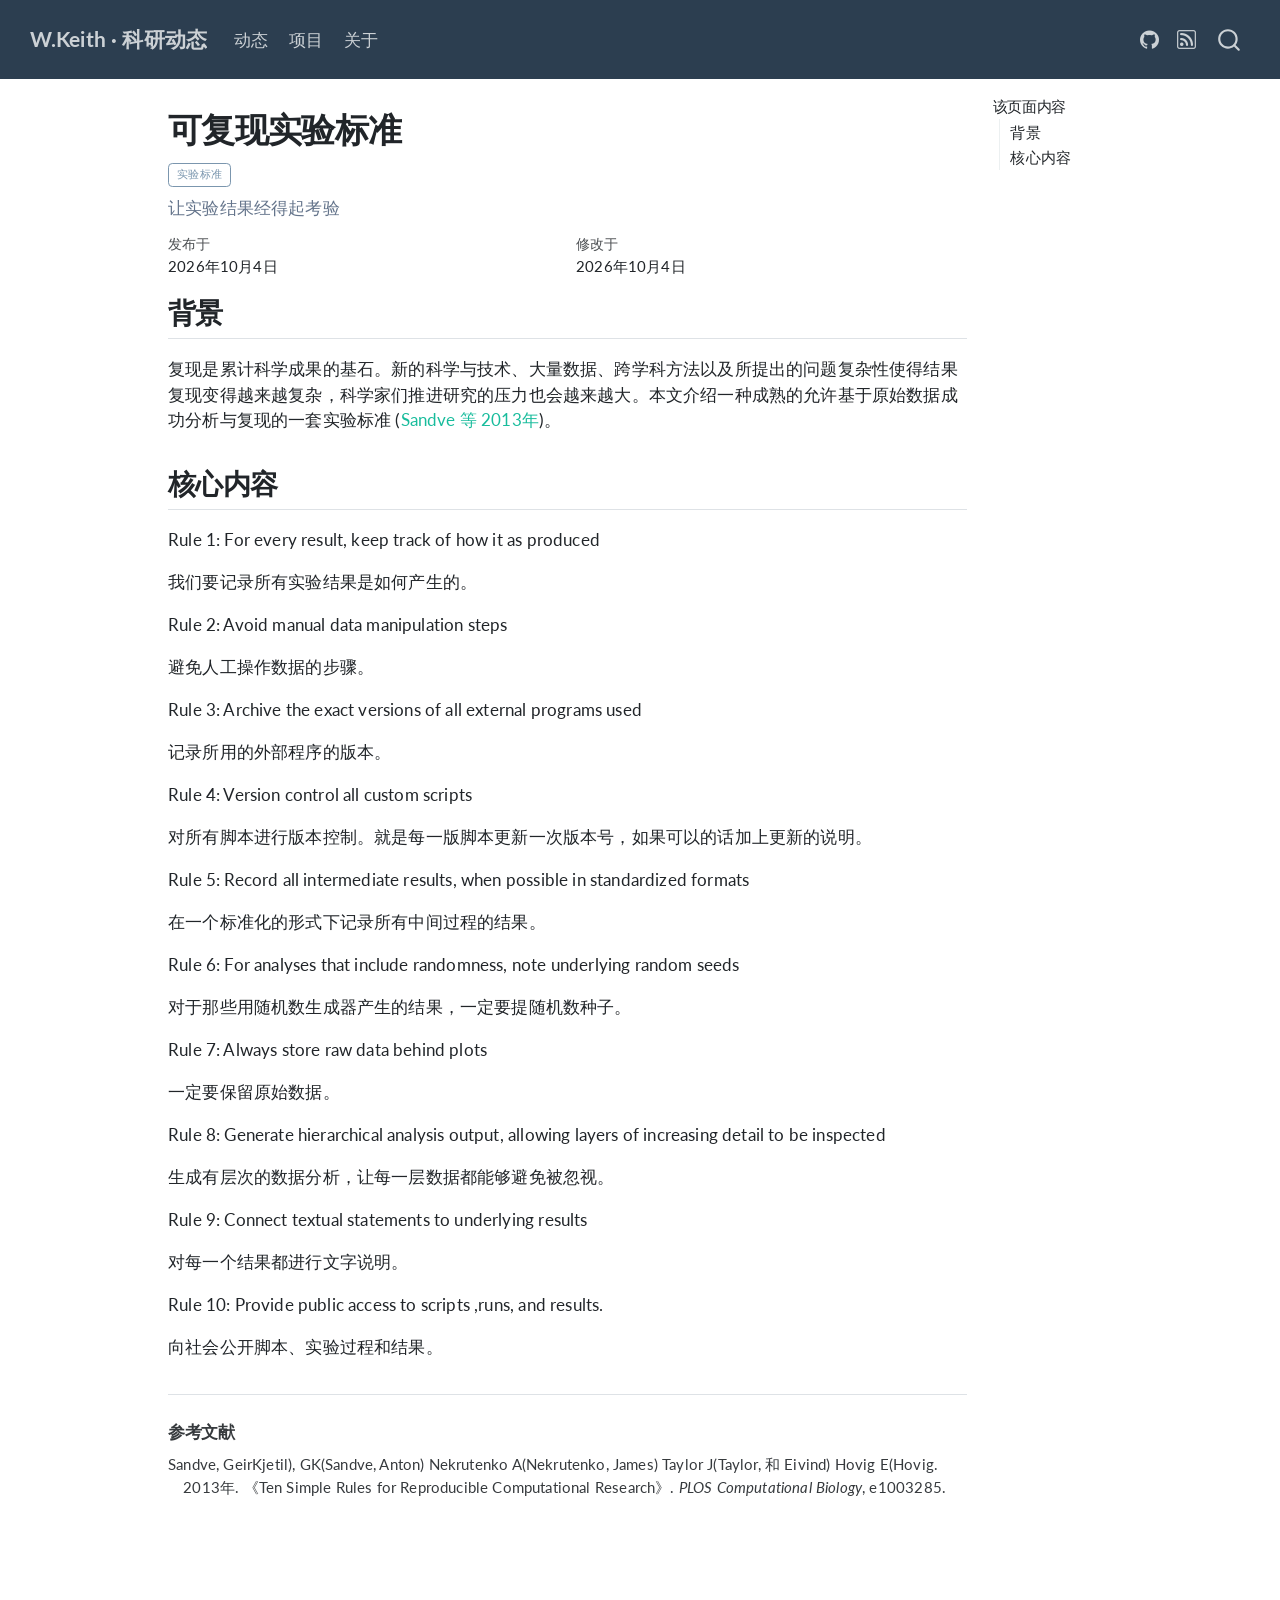
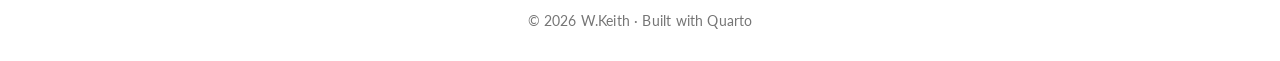
<file: posts/2026-10-04-exp/index.html>
<!DOCTYPE html>
<html xmlns="http://www.w3.org/1999/xhtml" lang="zh-CN" xml:lang="zh-CN"><head>

<meta charset="utf-8">
<meta name="generator" content="quarto-1.10.18">

<meta name="viewport" content="width=device-width, initial-scale=1.0, user-scalable=yes">

<meta name="description" content="让实验结果经得起考验">

<title>可复现实验标准 – W.Keith · 科研动态</title>
<style>
/* Default styles provided by pandoc.
** See https://pandoc.org/MANUAL.html#variables-for-html for config info.
*/
span.smallcaps{font-variant: small-caps;}
div.columns{display: flex; gap: 1.5em;}
div.column{flex: auto;}
@media screen {
div.columns{gap: min(4vw, 1.5em);}
div.column{overflow-x: auto;}
}
div.hanging-indent{margin-left: 1.5em; text-indent: -1.5em;}
ul.task-list{list-style: none;}
ul.task-list li input[type="checkbox"] {
  width: 0.8em;
  margin: 0 0.8em 0.2em -1em; /* quarto-specific, see https://github.com/quarto-dev/quarto-cli/issues/4556 */ 
  vertical-align: middle;
}
/* CSS for citations */
div.csl-bib-body { }
div.csl-entry {
  clear: both;
}
.hanging-indent div.csl-entry {
  margin-left:2em;
  text-indent:-2em;
}
div.csl-left-margin {
  min-width:2em;
  float:left;
}
div.csl-right-inline {
  margin-left:2em;
  padding-left:1em;
}
div.csl-indent {
  margin-left: 2em;
}</style>


<script src="../../site_libs/quarto-nav/quarto-nav.js"></script>
<script src="../../site_libs/quarto-nav/headroom.min.js"></script>
<script src="../../site_libs/clipboard/clipboard.min.js"></script>
<script src="../../site_libs/quarto-search/autocomplete.umd.js"></script>
<script src="../../site_libs/quarto-search/fuse.min.js"></script>
<script src="../../site_libs/quarto-search/quarto-search.js"></script>
<meta name="quarto:offset" content="../../">
<link href="../../assets/favicon.svg" rel="icon" type="image/svg+xml">
<script src="../../site_libs/quarto-html/quarto.js" type="module"></script>
<script src="../../site_libs/quarto-html/tabsets/tabsets.js" type="module"></script>
<script src="../../site_libs/quarto-html/popper.min.js"></script>
<script src="../../site_libs/quarto-html/tippy.umd.min.js"></script>
<script src="../../site_libs/quarto-html/anchor.min.js"></script>
<link href="../../site_libs/quarto-html/tippy.css" rel="stylesheet">
<link href="../../site_libs/quarto-html/quarto-syntax-highlighting-bb62276ab45c84d9efd712f51ff97b5a.css" rel="stylesheet" id="quarto-text-highlighting-styles">
<script src="../../site_libs/bootstrap/bootstrap.min.js"></script>
<link href="../../site_libs/bootstrap/bootstrap-icons.css" rel="stylesheet">
<link href="../../site_libs/bootstrap/bootstrap-d6fda100fe18d474d5dd5e176a9ee7d1.min.css" rel="stylesheet" append-hash="true" id="quarto-bootstrap" data-mode="light">
<script id="quarto-search-options" type="application/json">{
  "location": "navbar",
  "copy-button": false,
  "collapse-after": 3,
  "panel-placement": "end",
  "type": "overlay",
  "limit": 50,
  "keyboard-shortcut": [
    "f",
    "/",
    "s"
  ],
  "language": {
    "search-no-results-text": "没有结果",
    "search-matching-documents-text": "匹配的文档",
    "search-copy-link-title": "复制搜索链接",
    "search-hide-matches-text": "隐藏其它匹配结果",
    "search-more-match-text": "更多匹配结果",
    "search-more-matches-text": "更多匹配结果",
    "search-clear-button-title": "清除",
    "search-text-placeholder": "",
    "search-detached-cancel-button-title": "取消",
    "search-submit-button-title": "提交",
    "search-label": "搜索"
  }
}</script>


<link rel="stylesheet" href="../../styles.css">
<meta property="og:title" content="可复现实验标准 – W.Keith · 科研动态">
<meta property="og:description" content="让实验结果经得起考验">
<meta property="og:site_name" content="W.Keith · 科研动态">
</head>

<body class="nav-fixed quarto-light">

<div id="quarto-search-results"></div>
  <header id="quarto-header" class="headroom fixed-top">
    <nav class="navbar navbar-expand-lg " data-bs-theme="dark">
      <div class="navbar-container container-fluid">
      <div class="navbar-brand-container mx-auto">
    <a class="navbar-brand" href="../../index.html">
    <span class="navbar-title">W.Keith · 科研动态</span>
    </a>
  </div>
            <div id="quarto-search" class="" title="搜索"></div>
          <button class="navbar-toggler" type="button" data-bs-toggle="collapse" data-bs-target="#navbarCollapse" aria-controls="navbarCollapse" role="menu" aria-expanded="false" aria-label="展开或折叠导航栏" onclick="if (window.quartoToggleHeadroom) { window.quartoToggleHeadroom(); }">
  <span class="navbar-toggler-icon"></span>
</button>
          <div class="collapse navbar-collapse" id="navbarCollapse">
            <ul class="navbar-nav navbar-nav-scroll me-auto">
  <li class="nav-item">
    <a class="nav-link" href="../../index.html"> 
<span class="menu-text">动态</span></a>
  </li>  
  <li class="nav-item">
    <a class="nav-link" href="../../projects.html"> 
<span class="menu-text">项目</span></a>
  </li>  
  <li class="nav-item">
    <a class="nav-link" href="../../about.html"> 
<span class="menu-text">关于</span></a>
  </li>  
</ul>
            <ul class="navbar-nav navbar-nav-scroll ms-auto">
  <li class="nav-item compact">
    <a class="nav-link" href="https://github.com/Valik601"> <i class="bi bi-github" role="img" aria-label="GitHub">
</i> 
<span class="menu-text"></span></a>
  </li>  
  <li class="nav-item compact">
    <a class="nav-link" href="../../index.xml"> <i class="bi bi-rss" role="img" aria-label="RSS">
</i> 
<span class="menu-text"></span></a>
  </li>  
</ul>
          </div> <!-- /navcollapse -->
            <div class="quarto-navbar-tools">
</div>
      </div> <!-- /container-fluid -->
    </nav>
</header>
<!-- content -->
<div id="quarto-content" class="quarto-container page-columns page-rows-contents page-layout-article page-navbar">
<!-- sidebar -->
<!-- margin-sidebar -->
    <div id="quarto-margin-sidebar" class="sidebar margin-sidebar">
        <nav id="TOC" role="doc-toc" class="toc-active">
    <h2 id="toc-title">该页面内容</h2>
   
  <ul>
  <li><a href="#背景" id="toc-背景" class="nav-link active" data-scroll-target="#背景">背景</a></li>
  <li><a href="#核心内容" id="toc-核心内容" class="nav-link" data-scroll-target="#核心内容">核心内容</a></li>
  <li><a href="#section" id="toc-section" class="nav-link" data-scroll-target="#section"></a></li>
  </ul>
</nav>
    </div>
<!-- main -->
<main class="content" id="quarto-document-content">

<header id="title-block-header" class="quarto-title-block default">
<div class="quarto-title">
<h1 class="title">可复现实验标准</h1>
  <div class="quarto-categories">
    <div class="quarto-category">实验标准</div>
  </div>
  </div>

<div>
  <div class="description">
    让实验结果经得起考验
  </div>
</div>


<div class="quarto-title-meta">

    
    <div>
    <div class="quarto-title-meta-heading">发布于</div>
    <div class="quarto-title-meta-contents">
      <p class="date">2026年10月4日</p>
    </div>
  </div>
  
    <div>
    <div class="quarto-title-meta-heading">修改于</div>
    <div class="quarto-title-meta-contents">
      <p class="date-modified">2026年10月4日</p>
    </div>
  </div>
    
  </div>
  


</header>


<section id="背景" class="level2">
<h2 class="anchored" data-anchor-id="背景">背景</h2>
<p>复现是累计科学成果的基石。新的科学与技术、大量数据、跨学科方法以及所提出的问题复杂性使得结果复现变得越来越复杂，科学家们推进研究的压力也会越来越大。本文介绍一种成熟的允许基于原始数据成功分析与复现的一套实验标准 <span class="citation" data-cites="Sandve">(<a href="#ref-Sandve" role="doc-biblioref">Sandve 等 2013年</a>)</span>。</p>
</section>
<section id="核心内容" class="level2">
<h2 class="anchored" data-anchor-id="核心内容">核心内容</h2>
<p>Rule 1: For every result, keep track of how it as produced</p>
<p>我们要记录所有实验结果是如何产生的。</p>
<p>Rule 2: Avoid manual data manipulation steps</p>
<p>避免人工操作数据的步骤。</p>
<p>Rule 3: Archive the exact versions of all external programs used</p>
<p>记录所用的外部程序的版本。</p>
<p>Rule 4: Version control all custom scripts</p>
<p>对所有脚本进行版本控制。就是每一版脚本更新一次版本号，如果可以的话加上更新的说明。</p>
<p>Rule 5: Record all intermediate results, when possible in standardized formats</p>
<p>在一个标准化的形式下记录所有中间过程的结果。</p>
<p>Rule 6: For analyses that include randomness, note underlying random seeds</p>
<p>对于那些用随机数生成器产生的结果，一定要提随机数种子。</p>
<p>Rule 7: Always store raw data behind plots</p>
<p>一定要保留原始数据。</p>
<p>Rule 8: Generate hierarchical analysis output, allowing layers of increasing detail to be inspected</p>
<p>生成有层次的数据分析，让每一层数据都能够避免被忽视。</p>
<p>Rule 9: Connect textual statements to underlying results</p>
<p>对每一个结果都进行文字说明。</p>
<p>Rule 10: Provide public access to scripts ,runs, and results.</p>
<p>向社会公开脚本、实验过程和结果。</p>
</section>
<section id="section" class="level2">




</section>

<div id="quarto-appendix" class="default"><section class="quarto-appendix-contents" role="doc-bibliography" id="quarto-bibliography"><h2 class="anchored quarto-appendix-heading">参考文献</h2><div id="refs" class="references csl-bib-body hanging-indent" role="list">
<div id="ref-Sandve" class="csl-entry" role="listitem">
Sandve, GeirKjetil), GK(Sandve, Anton) Nekrutenko A(Nekrutenko, James) Taylor J(Taylor, 和 Eivind) Hovig E(Hovig. 2013年. <span>《Ten Simple Rules for Reproducible Computational Research》</span>. <em>PLOS Computational Biology</em>, e1003285.
</div>
</div></section></div></main> <!-- /main -->
<script id="quarto-html-after-body" type="application/javascript">
  window.document.addEventListener("DOMContentLoaded", function (event) {
    const icon = "";
    const anchorJS = new window.AnchorJS();
    anchorJS.options = {
      placement: 'right',
      icon: icon
    };
    anchorJS.add('.anchored');
    const isCodeAnnotation = (el) => {
      for (const clz of el.classList) {
        if (clz.startsWith('code-annotation-')) {                     
          return true;
        }
      }
      return false;
    }
    const onCopySuccess = function(e) {
      // button target
      const button = e.trigger;
      // don't keep focus
      button.blur();
      // flash "checked"
      button.classList.add('code-copy-button-checked');
      var currentTitle = button.getAttribute("title");
      button.setAttribute("title", "已复制");
      let tooltip;
      if (window.bootstrap) {
        button.setAttribute("data-bs-toggle", "tooltip");
        button.setAttribute("data-bs-placement", "left");
        button.setAttribute("data-bs-title", "已复制");
        tooltip = new bootstrap.Tooltip(button, 
          { trigger: "manual", 
            customClass: "code-copy-button-tooltip",
            offset: [0, -8]});
        tooltip.show();    
      }
      setTimeout(function() {
        if (tooltip) {
          tooltip.hide();
          button.removeAttribute("data-bs-title");
          button.removeAttribute("data-bs-toggle");
          button.removeAttribute("data-bs-placement");
        }
        button.setAttribute("title", currentTitle);
        button.classList.remove('code-copy-button-checked');
      }, 1000);
      // clear code selection
      e.clearSelection();
    }
    const getTextToCopy = function(trigger) {
      const outerScaffold = trigger.parentElement.cloneNode(true);
      const codeEl = outerScaffold.querySelector('code');
      for (const childEl of codeEl.children) {
        if (isCodeAnnotation(childEl)) {
          childEl.remove();
        }
      }
      return codeEl.innerText;
    }
    const clipboard = new window.ClipboardJS('.code-copy-button:not([data-in-quarto-modal])', {
      text: getTextToCopy
    });
    clipboard.on('success', onCopySuccess);
    if (window.document.getElementById('quarto-embedded-source-code-modal')) {
      const clipboardModal = new window.ClipboardJS('.code-copy-button[data-in-quarto-modal]', {
        text: getTextToCopy,
        container: window.document.getElementById('quarto-embedded-source-code-modal')
      });
      clipboardModal.on('success', onCopySuccess);
    }
      var localhostRegex = new RegExp(/^(?:http|https):\/\/localhost\:?[0-9]*\//);
      var mailtoRegex = new RegExp(/^mailto:/);
        var filterRegex = new RegExp("https:\/\/valik601\.github\.io");
      var isInternal = (href) => {
          return filterRegex.test(href) || localhostRegex.test(href) || mailtoRegex.test(href);
      }
      // Inspect non-navigation links and adorn them if external
     var links = window.document.querySelectorAll('a[href]:not(.nav-link):not(.navbar-brand):not(.toc-action):not(.sidebar-link):not(.sidebar-item-toggle):not(.pagination-link):not(.no-external):not([aria-hidden]):not(.dropdown-item):not(.quarto-navigation-tool):not(.about-link)');
      for (var i=0; i<links.length; i++) {
        const link = links[i];
        if (!isInternal(link.href)) {
          // undo the damage that might have been done by quarto-nav.js in the case of
          // links that we want to consider external
          if (link.dataset.originalHref !== undefined) {
            link.href = link.dataset.originalHref;
          }
        }
      }
    function tippyHover(el, contentFn, onTriggerFn, onUntriggerFn) {
      const config = {
        allowHTML: true,
        maxWidth: 500,
        delay: 100,
        arrow: false,
        appendTo: function(el) {
            return el.parentElement;
        },
        interactive: true,
        interactiveBorder: 10,
        theme: 'quarto',
        placement: 'bottom-start',
      };
      if (contentFn) {
        config.content = contentFn;
      }
      if (onTriggerFn) {
        config.onTrigger = onTriggerFn;
      }
      if (onUntriggerFn) {
        config.onUntrigger = onUntriggerFn;
      }
      window.tippy(el, config); 
    }
    const noterefs = window.document.querySelectorAll('a[role="doc-noteref"]');
    for (var i=0; i<noterefs.length; i++) {
      const ref = noterefs[i];
      tippyHover(ref, function() {
        // use id or data attribute instead here
        let href = ref.getAttribute('data-footnote-href') || ref.getAttribute('href');
        try { href = new URL(href).hash; } catch {}
        const id = href.replace(/^#\/?/, "");
        const note = window.document.getElementById(id);
        if (note) {
          return note.innerHTML;
        } else {
          return "";
        }
      });
    }
    const xrefs = window.document.querySelectorAll('a.quarto-xref');
    const processXRef = (id, note) => {
      // Strip column container classes
      const stripColumnClz = (el) => {
        el.classList.remove("page-full", "page-columns");
        if (el.children) {
          for (const child of el.children) {
            stripColumnClz(child);
          }
        }
      }
      stripColumnClz(note)
      if (id === null || id.startsWith('sec-')) {
        // Special case sections, only their first couple elements
        const container = document.createElement("div");
        if (note.children && note.children.length > 2) {
          container.appendChild(note.children[0].cloneNode(true));
          for (let i = 1; i < note.children.length; i++) {
            const child = note.children[i];
            if (child.tagName === "P" && child.innerText === "") {
              continue;
            } else {
              container.appendChild(child.cloneNode(true));
              break;
            }
          }
          if (window.Quarto?.typesetMath) {
            window.Quarto.typesetMath(container);
          }
          return container.innerHTML
        } else {
          if (window.Quarto?.typesetMath) {
            window.Quarto.typesetMath(note);
          }
          return note.innerHTML;
        }
      } else {
        // Remove any anchor links if they are present
        const anchorLink = note.querySelector('a.anchorjs-link');
        if (anchorLink) {
          anchorLink.remove();
        }
        if (window.Quarto?.typesetMath) {
          window.Quarto.typesetMath(note);
        }
        if (note.classList.contains("callout")) {
          return note.outerHTML;
        } else {
          return note.innerHTML;
        }
      }
    }
    for (var i=0; i<xrefs.length; i++) {
      const xref = xrefs[i];
      tippyHover(xref, undefined, function(instance) {
        instance.disable();
        let url = xref.getAttribute('href');
        let hash = undefined; 
        if (url.startsWith('#')) {
          hash = url;
        } else {
          try { hash = new URL(url).hash; } catch {}
        }
        if (hash) {
          const id = hash.replace(/^#\/?/, "");
          const note = window.document.getElementById(id);
          if (note !== null) {
            try {
              const html = processXRef(id, note.cloneNode(true));
              instance.setContent(html);
            } finally {
              instance.enable();
              instance.show();
            }
          } else {
            // See if we can fetch this
            fetch(url.split('#')[0])
            .then(res => res.text())
            .then(html => {
              const parser = new DOMParser();
              const htmlDoc = parser.parseFromString(html, "text/html");
              const note = htmlDoc.getElementById(id);
              if (note !== null) {
                const html = processXRef(id, note);
                instance.setContent(html);
              } 
            }).finally(() => {
              instance.enable();
              instance.show();
            });
          }
        } else {
          // See if we can fetch a full url (with no hash to target)
          // This is a special case and we should probably do some content thinning / targeting
          fetch(url)
          .then(res => res.text())
          .then(html => {
            const parser = new DOMParser();
            const htmlDoc = parser.parseFromString(html, "text/html");
            const note = htmlDoc.querySelector('main.content');
            if (note !== null) {
              // This should only happen for chapter cross references
              // (since there is no id in the URL)
              // remove the first header
              if (note.children.length > 0 && note.children[0].tagName === "HEADER") {
                note.children[0].remove();
              }
              const html = processXRef(null, note);
              instance.setContent(html);
            } 
          }).finally(() => {
            instance.enable();
            instance.show();
          });
        }
      }, function(instance) {
      });
    }
        let selectedAnnoteEl;
        const selectorForAnnotation = ( cell, annotation) => {
          let cellAttr = 'data-code-cell="' + cell + '"';
          let lineAttr = 'data-code-annotation="' +  annotation + '"';
          const selector = 'span[' + cellAttr + '][' + lineAttr + ']';
          return selector;
        }
        const selectCodeLines = (annoteEl) => {
          const doc = window.document;
          const targetCell = annoteEl.getAttribute("data-target-cell");
          const targetAnnotation = annoteEl.getAttribute("data-target-annotation");
          const annoteSpan = window.document.querySelector(selectorForAnnotation(targetCell, targetAnnotation));
          const lines = annoteSpan.getAttribute("data-code-lines").split(",");
          const lineIds = lines.map((line) => {
            return targetCell + "-" + line;
          })
          let top = null;
          let height = null;
          let parent = null;
          if (lineIds.length > 0) {
              //compute the position of the single el (top and bottom and make a div)
              const el = window.document.getElementById(lineIds[0]);
              top = el.offsetTop;
              height = el.offsetHeight;
              parent = el.parentElement.parentElement;
            if (lineIds.length > 1) {
              const lastEl = window.document.getElementById(lineIds[lineIds.length - 1]);
              const bottom = lastEl.offsetTop + lastEl.offsetHeight;
              height = bottom - top;
            }
            if (top !== null && height !== null && parent !== null) {
              // cook up a div (if necessary) and position it 
              let div = window.document.getElementById("code-annotation-line-highlight");
              if (div === null) {
                div = window.document.createElement("div");
                div.setAttribute("id", "code-annotation-line-highlight");
                div.style.position = 'absolute';
                parent.appendChild(div);
              }
              div.style.top = top - 2 + "px";
              div.style.height = height + 4 + "px";
              div.style.left = 0;
              let gutterDiv = window.document.getElementById("code-annotation-line-highlight-gutter");
              if (gutterDiv === null) {
                gutterDiv = window.document.createElement("div");
                gutterDiv.setAttribute("id", "code-annotation-line-highlight-gutter");
                gutterDiv.style.position = 'absolute';
                const codeCell = window.document.getElementById(targetCell);
                const gutter = codeCell.querySelector('.code-annotation-gutter');
                gutter.appendChild(gutterDiv);
              }
              gutterDiv.style.top = top - 2 + "px";
              gutterDiv.style.height = height + 4 + "px";
            }
            selectedAnnoteEl = annoteEl;
          }
        };
        const unselectCodeLines = () => {
          const elementsIds = ["code-annotation-line-highlight", "code-annotation-line-highlight-gutter"];
          elementsIds.forEach((elId) => {
            const div = window.document.getElementById(elId);
            if (div) {
              div.remove();
            }
          });
          selectedAnnoteEl = undefined;
        };
          // Handle positioning of the toggle
      window.addEventListener(
        "resize",
        throttle(() => {
          elRect = undefined;
          if (selectedAnnoteEl) {
            selectCodeLines(selectedAnnoteEl);
          }
        }, 10)
      );
      function throttle(fn, ms) {
      let throttle = false;
      let timer;
        return (...args) => {
          if(!throttle) { // first call gets through
              fn.apply(this, args);
              throttle = true;
          } else { // all the others get throttled
              if(timer) clearTimeout(timer); // cancel #2
              timer = setTimeout(() => {
                fn.apply(this, args);
                timer = throttle = false;
              }, ms);
          }
        };
      }
        // Attach click handler to the DT
        const annoteDls = window.document.querySelectorAll('dt[data-target-cell]');
        for (const annoteDlNode of annoteDls) {
          annoteDlNode.addEventListener('click', (event) => {
            const clickedEl = event.target;
            if (clickedEl !== selectedAnnoteEl) {
              unselectCodeLines();
              const activeEl = window.document.querySelector('dt[data-target-cell].code-annotation-active');
              if (activeEl) {
                activeEl.classList.remove('code-annotation-active');
              }
              selectCodeLines(clickedEl);
              clickedEl.classList.add('code-annotation-active');
            } else {
              // Unselect the line
              unselectCodeLines();
              clickedEl.classList.remove('code-annotation-active');
            }
          });
        }
    const findCites = (el) => {
      const parentEl = el.parentElement;
      if (parentEl) {
        const cites = parentEl.dataset.cites;
        if (cites) {
          return {
            el,
            cites: cites.split(' ')
          };
        } else {
          return findCites(el.parentElement)
        }
      } else {
        return undefined;
      }
    };
    var bibliorefs = window.document.querySelectorAll('a[role="doc-biblioref"]');
    for (var i=0; i<bibliorefs.length; i++) {
      const ref = bibliorefs[i];
      const citeInfo = findCites(ref);
      if (citeInfo) {
        tippyHover(citeInfo.el, function() {
          var popup = window.document.createElement('div');
          citeInfo.cites.forEach(function(cite) {
            var citeDiv = window.document.createElement('div');
            citeDiv.classList.add('hanging-indent');
            citeDiv.classList.add('csl-entry');
            var biblioDiv = window.document.getElementById('ref-' + cite);
            if (biblioDiv) {
              citeDiv.innerHTML = biblioDiv.innerHTML;
            }
            popup.appendChild(citeDiv);
          });
          return popup.innerHTML;
        });
      }
    }
  });
  </script>
</div> <!-- /content -->
<footer class="footer">
  <div class="nav-footer">
    <div class="nav-footer-left">
      &nbsp;
    </div>   
    <div class="nav-footer-center">
<p>© 2026 W.Keith · Built with Quarto</p>
</div>
    <div class="nav-footer-right">
      &nbsp;
    </div>
  </div>
</footer>




</body></html>
</file>
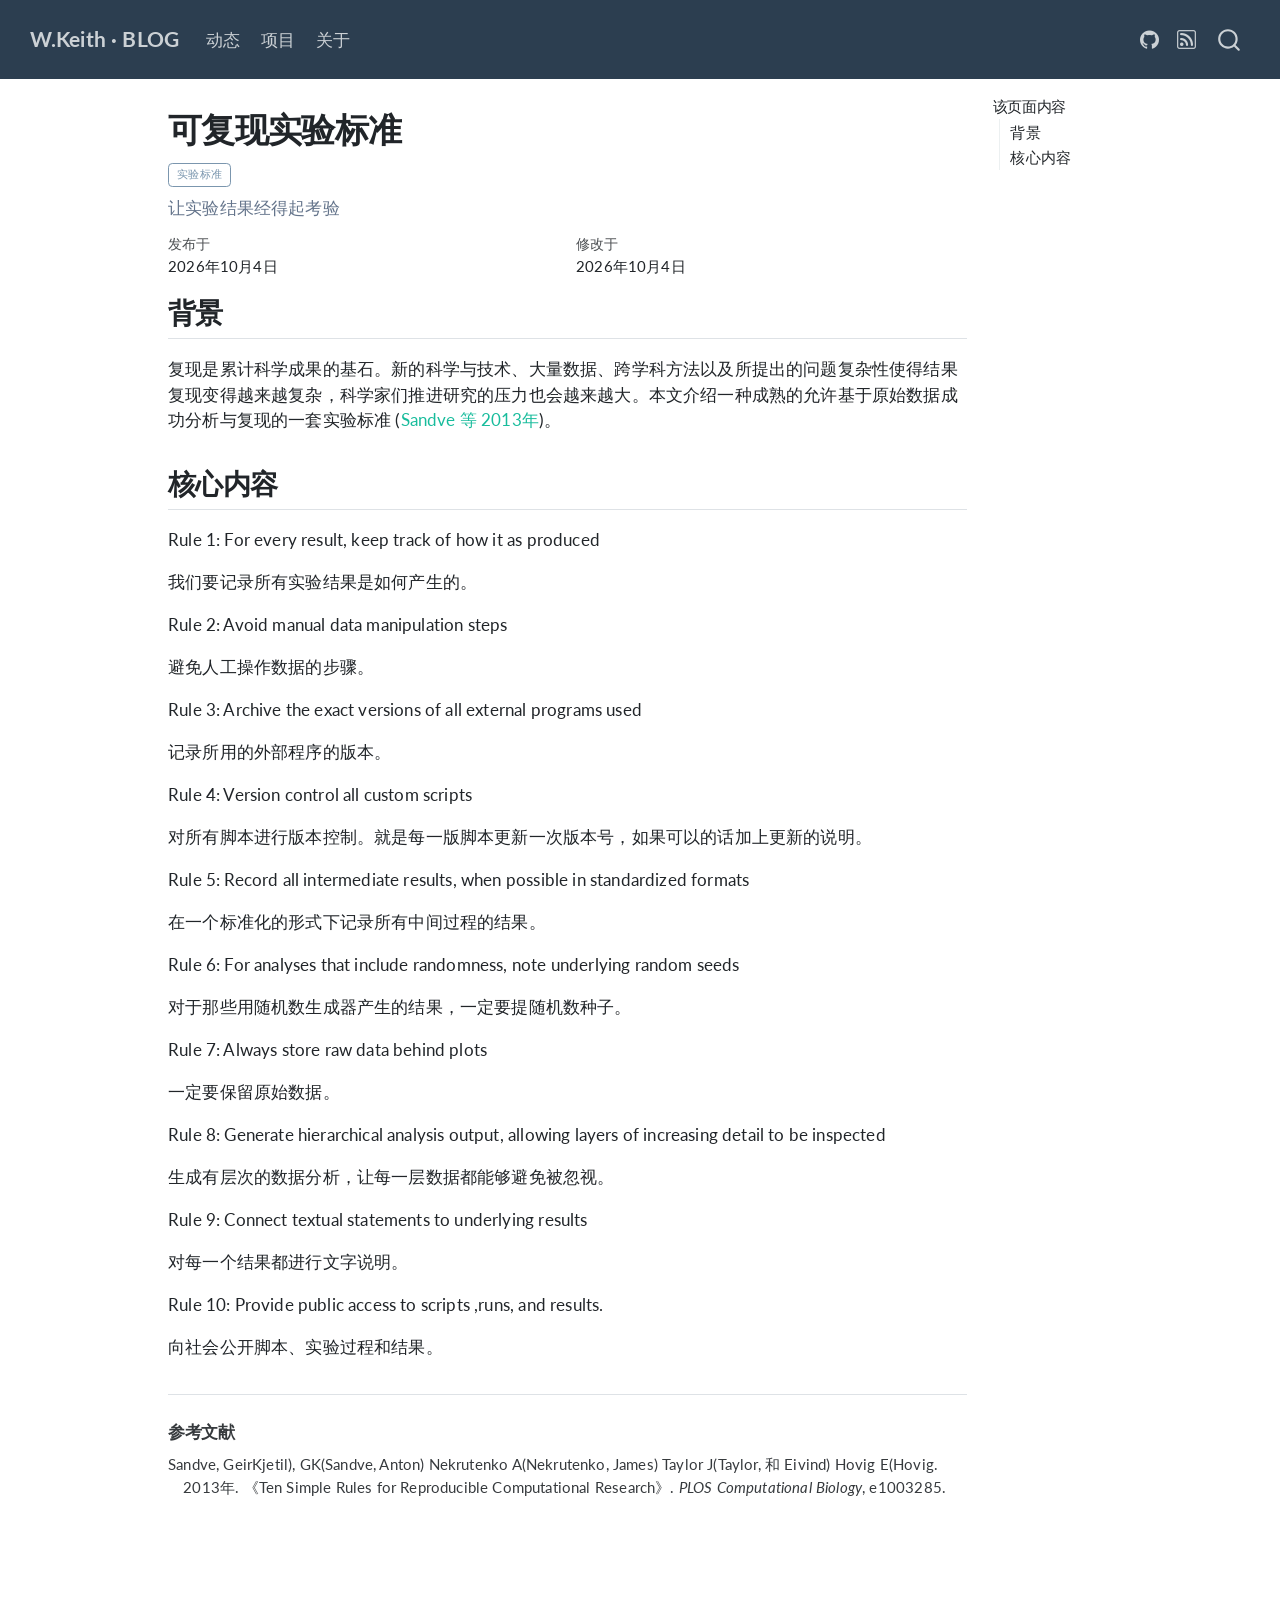
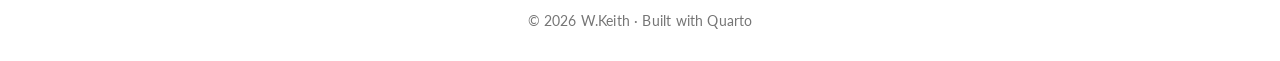
<file: posts/published/2026-10-04-exp/index.html>
<!DOCTYPE html>
<html xmlns="http://www.w3.org/1999/xhtml" lang="zh-CN" xml:lang="zh-CN"><head>

<meta charset="utf-8">
<meta name="generator" content="quarto-1.10.18">

<meta name="viewport" content="width=device-width, initial-scale=1.0, user-scalable=yes">

<meta name="description" content="让实验结果经得起考验">

<title>可复现实验标准 – W.Keith · BLOG</title>
<style>
/* Default styles provided by pandoc.
** See https://pandoc.org/MANUAL.html#variables-for-html for config info.
*/
span.smallcaps{font-variant: small-caps;}
div.columns{display: flex; gap: 1.5em;}
div.column{flex: auto;}
@media screen {
div.columns{gap: min(4vw, 1.5em);}
div.column{overflow-x: auto;}
}
div.hanging-indent{margin-left: 1.5em; text-indent: -1.5em;}
ul.task-list{list-style: none;}
ul.task-list li input[type="checkbox"] {
  width: 0.8em;
  margin: 0 0.8em 0.2em -1em; /* quarto-specific, see https://github.com/quarto-dev/quarto-cli/issues/4556 */ 
  vertical-align: middle;
}
/* CSS for citations */
div.csl-bib-body { }
div.csl-entry {
  clear: both;
}
.hanging-indent div.csl-entry {
  margin-left:2em;
  text-indent:-2em;
}
div.csl-left-margin {
  min-width:2em;
  float:left;
}
div.csl-right-inline {
  margin-left:2em;
  padding-left:1em;
}
div.csl-indent {
  margin-left: 2em;
}</style>


<script src="../../../site_libs/quarto-nav/quarto-nav.js"></script>
<script src="../../../site_libs/quarto-nav/headroom.min.js"></script>
<script src="../../../site_libs/clipboard/clipboard.min.js"></script>
<script src="../../../site_libs/quarto-search/autocomplete.umd.js"></script>
<script src="../../../site_libs/quarto-search/fuse.min.js"></script>
<script src="../../../site_libs/quarto-search/quarto-search.js"></script>
<meta name="quarto:offset" content="../../../">
<link href="../../../assets/favicon.svg" rel="icon" type="image/svg+xml">
<script src="../../../site_libs/quarto-html/quarto.js" type="module"></script>
<script src="../../../site_libs/quarto-html/tabsets/tabsets.js" type="module"></script>
<script src="../../../site_libs/quarto-html/popper.min.js"></script>
<script src="../../../site_libs/quarto-html/tippy.umd.min.js"></script>
<script src="../../../site_libs/quarto-html/anchor.min.js"></script>
<link href="../../../site_libs/quarto-html/tippy.css" rel="stylesheet">
<link href="../../../site_libs/quarto-html/quarto-syntax-highlighting-bb62276ab45c84d9efd712f51ff97b5a.css" rel="stylesheet" id="quarto-text-highlighting-styles">
<script src="../../../site_libs/bootstrap/bootstrap.min.js"></script>
<link href="../../../site_libs/bootstrap/bootstrap-icons.css" rel="stylesheet">
<link href="../../../site_libs/bootstrap/bootstrap-d6fda100fe18d474d5dd5e176a9ee7d1.min.css" rel="stylesheet" append-hash="true" id="quarto-bootstrap" data-mode="light">
<script id="quarto-search-options" type="application/json">{
  "location": "navbar",
  "copy-button": false,
  "collapse-after": 3,
  "panel-placement": "end",
  "type": "overlay",
  "limit": 50,
  "keyboard-shortcut": [
    "f",
    "/",
    "s"
  ],
  "language": {
    "search-no-results-text": "没有结果",
    "search-matching-documents-text": "匹配的文档",
    "search-copy-link-title": "复制搜索链接",
    "search-hide-matches-text": "隐藏其它匹配结果",
    "search-more-match-text": "更多匹配结果",
    "search-more-matches-text": "更多匹配结果",
    "search-clear-button-title": "清除",
    "search-text-placeholder": "",
    "search-detached-cancel-button-title": "取消",
    "search-submit-button-title": "提交",
    "search-label": "搜索"
  }
}</script>


<link rel="stylesheet" href="../../../styles.css">
<meta property="og:title" content="可复现实验标准 – W.Keith · BLOG">
<meta property="og:description" content="让实验结果经得起考验">
<meta property="og:site_name" content="W.Keith · BLOG">
</head>

<body class="nav-fixed quarto-light">

<div id="quarto-search-results"></div>
  <header id="quarto-header" class="headroom fixed-top">
    <nav class="navbar navbar-expand-lg " data-bs-theme="dark">
      <div class="navbar-container container-fluid">
      <div class="navbar-brand-container mx-auto">
    <a class="navbar-brand" href="../../../index.html">
    <span class="navbar-title">W.Keith · BLOG</span>
    </a>
  </div>
            <div id="quarto-search" class="" title="搜索"></div>
          <button class="navbar-toggler" type="button" data-bs-toggle="collapse" data-bs-target="#navbarCollapse" aria-controls="navbarCollapse" role="menu" aria-expanded="false" aria-label="展开或折叠导航栏" onclick="if (window.quartoToggleHeadroom) { window.quartoToggleHeadroom(); }">
  <span class="navbar-toggler-icon"></span>
</button>
          <div class="collapse navbar-collapse" id="navbarCollapse">
            <ul class="navbar-nav navbar-nav-scroll me-auto">
  <li class="nav-item">
    <a class="nav-link" href="../../../index.html"> 
<span class="menu-text">动态</span></a>
  </li>  
  <li class="nav-item">
    <a class="nav-link" href="../../../projects.html"> 
<span class="menu-text">项目</span></a>
  </li>  
  <li class="nav-item">
    <a class="nav-link" href="../../../about.html"> 
<span class="menu-text">关于</span></a>
  </li>  
</ul>
            <ul class="navbar-nav navbar-nav-scroll ms-auto">
  <li class="nav-item compact">
    <a class="nav-link" href="https://github.com/Valik601"> <i class="bi bi-github" role="img" aria-label="GitHub">
</i> 
<span class="menu-text"></span></a>
  </li>  
  <li class="nav-item compact">
    <a class="nav-link" href="../../../index.xml"> <i class="bi bi-rss" role="img" aria-label="RSS">
</i> 
<span class="menu-text"></span></a>
  </li>  
</ul>
          </div> <!-- /navcollapse -->
            <div class="quarto-navbar-tools">
</div>
      </div> <!-- /container-fluid -->
    </nav>
</header>
<!-- content -->
<div id="quarto-content" class="quarto-container page-columns page-rows-contents page-layout-article page-navbar">
<!-- sidebar -->
<!-- margin-sidebar -->
    <div id="quarto-margin-sidebar" class="sidebar margin-sidebar">
        <nav id="TOC" role="doc-toc" class="toc-active">
    <h2 id="toc-title">该页面内容</h2>
   
  <ul>
  <li><a href="#背景" id="toc-背景" class="nav-link active" data-scroll-target="#背景">背景</a></li>
  <li><a href="#核心内容" id="toc-核心内容" class="nav-link" data-scroll-target="#核心内容">核心内容</a></li>
  <li><a href="#section" id="toc-section" class="nav-link" data-scroll-target="#section"></a></li>
  </ul>
</nav>
    </div>
<!-- main -->
<main class="content" id="quarto-document-content">

<header id="title-block-header" class="quarto-title-block default">
<div class="quarto-title">
<h1 class="title">可复现实验标准</h1>
  <div class="quarto-categories">
    <div class="quarto-category">实验标准</div>
  </div>
  </div>

<div>
  <div class="description">
    让实验结果经得起考验
  </div>
</div>


<div class="quarto-title-meta">

    
    <div>
    <div class="quarto-title-meta-heading">发布于</div>
    <div class="quarto-title-meta-contents">
      <p class="date">2026年10月4日</p>
    </div>
  </div>
  
    <div>
    <div class="quarto-title-meta-heading">修改于</div>
    <div class="quarto-title-meta-contents">
      <p class="date-modified">2026年10月4日</p>
    </div>
  </div>
    
  </div>
  


</header>


<section id="背景" class="level2">
<h2 class="anchored" data-anchor-id="背景">背景</h2>
<p>复现是累计科学成果的基石。新的科学与技术、大量数据、跨学科方法以及所提出的问题复杂性使得结果复现变得越来越复杂，科学家们推进研究的压力也会越来越大。本文介绍一种成熟的允许基于原始数据成功分析与复现的一套实验标准 <span class="citation" data-cites="Sandve">(<a href="#ref-Sandve" role="doc-biblioref">Sandve 等 2013年</a>)</span>。</p>
</section>
<section id="核心内容" class="level2">
<h2 class="anchored" data-anchor-id="核心内容">核心内容</h2>
<p>Rule 1: For every result, keep track of how it as produced</p>
<p>我们要记录所有实验结果是如何产生的。</p>
<p>Rule 2: Avoid manual data manipulation steps</p>
<p>避免人工操作数据的步骤。</p>
<p>Rule 3: Archive the exact versions of all external programs used</p>
<p>记录所用的外部程序的版本。</p>
<p>Rule 4: Version control all custom scripts</p>
<p>对所有脚本进行版本控制。就是每一版脚本更新一次版本号，如果可以的话加上更新的说明。</p>
<p>Rule 5: Record all intermediate results, when possible in standardized formats</p>
<p>在一个标准化的形式下记录所有中间过程的结果。</p>
<p>Rule 6: For analyses that include randomness, note underlying random seeds</p>
<p>对于那些用随机数生成器产生的结果，一定要提随机数种子。</p>
<p>Rule 7: Always store raw data behind plots</p>
<p>一定要保留原始数据。</p>
<p>Rule 8: Generate hierarchical analysis output, allowing layers of increasing detail to be inspected</p>
<p>生成有层次的数据分析，让每一层数据都能够避免被忽视。</p>
<p>Rule 9: Connect textual statements to underlying results</p>
<p>对每一个结果都进行文字说明。</p>
<p>Rule 10: Provide public access to scripts ,runs, and results.</p>
<p>向社会公开脚本、实验过程和结果。</p>
</section>
<section id="section" class="level2">




</section>

<div id="quarto-appendix" class="default"><section class="quarto-appendix-contents" role="doc-bibliography" id="quarto-bibliography"><h2 class="anchored quarto-appendix-heading">参考文献</h2><div id="refs" class="references csl-bib-body hanging-indent" role="list">
<div id="ref-Sandve" class="csl-entry" role="listitem">
Sandve, GeirKjetil), GK(Sandve, Anton) Nekrutenko A(Nekrutenko, James) Taylor J(Taylor, 和 Eivind) Hovig E(Hovig. 2013年. <span>《Ten Simple Rules for Reproducible Computational Research》</span>. <em>PLOS Computational Biology</em>, e1003285.
</div>
</div></section></div></main> <!-- /main -->
<script id="quarto-html-after-body" type="application/javascript">
  window.document.addEventListener("DOMContentLoaded", function (event) {
    const icon = "";
    const anchorJS = new window.AnchorJS();
    anchorJS.options = {
      placement: 'right',
      icon: icon
    };
    anchorJS.add('.anchored');
    const isCodeAnnotation = (el) => {
      for (const clz of el.classList) {
        if (clz.startsWith('code-annotation-')) {                     
          return true;
        }
      }
      return false;
    }
    const onCopySuccess = function(e) {
      // button target
      const button = e.trigger;
      // don't keep focus
      button.blur();
      // flash "checked"
      button.classList.add('code-copy-button-checked');
      var currentTitle = button.getAttribute("title");
      button.setAttribute("title", "已复制");
      let tooltip;
      if (window.bootstrap) {
        button.setAttribute("data-bs-toggle", "tooltip");
        button.setAttribute("data-bs-placement", "left");
        button.setAttribute("data-bs-title", "已复制");
        tooltip = new bootstrap.Tooltip(button, 
          { trigger: "manual", 
            customClass: "code-copy-button-tooltip",
            offset: [0, -8]});
        tooltip.show();    
      }
      setTimeout(function() {
        if (tooltip) {
          tooltip.hide();
          button.removeAttribute("data-bs-title");
          button.removeAttribute("data-bs-toggle");
          button.removeAttribute("data-bs-placement");
        }
        button.setAttribute("title", currentTitle);
        button.classList.remove('code-copy-button-checked');
      }, 1000);
      // clear code selection
      e.clearSelection();
    }
    const getTextToCopy = function(trigger) {
      const outerScaffold = trigger.parentElement.cloneNode(true);
      const codeEl = outerScaffold.querySelector('code');
      for (const childEl of codeEl.children) {
        if (isCodeAnnotation(childEl)) {
          childEl.remove();
        }
      }
      return codeEl.innerText;
    }
    const clipboard = new window.ClipboardJS('.code-copy-button:not([data-in-quarto-modal])', {
      text: getTextToCopy
    });
    clipboard.on('success', onCopySuccess);
    if (window.document.getElementById('quarto-embedded-source-code-modal')) {
      const clipboardModal = new window.ClipboardJS('.code-copy-button[data-in-quarto-modal]', {
        text: getTextToCopy,
        container: window.document.getElementById('quarto-embedded-source-code-modal')
      });
      clipboardModal.on('success', onCopySuccess);
    }
      var localhostRegex = new RegExp(/^(?:http|https):\/\/localhost\:?[0-9]*\//);
      var mailtoRegex = new RegExp(/^mailto:/);
        var filterRegex = new RegExp("https:\/\/valik601\.github\.io");
      var isInternal = (href) => {
          return filterRegex.test(href) || localhostRegex.test(href) || mailtoRegex.test(href);
      }
      // Inspect non-navigation links and adorn them if external
     var links = window.document.querySelectorAll('a[href]:not(.nav-link):not(.navbar-brand):not(.toc-action):not(.sidebar-link):not(.sidebar-item-toggle):not(.pagination-link):not(.no-external):not([aria-hidden]):not(.dropdown-item):not(.quarto-navigation-tool):not(.about-link)');
      for (var i=0; i<links.length; i++) {
        const link = links[i];
        if (!isInternal(link.href)) {
          // undo the damage that might have been done by quarto-nav.js in the case of
          // links that we want to consider external
          if (link.dataset.originalHref !== undefined) {
            link.href = link.dataset.originalHref;
          }
        }
      }
    function tippyHover(el, contentFn, onTriggerFn, onUntriggerFn) {
      const config = {
        allowHTML: true,
        maxWidth: 500,
        delay: 100,
        arrow: false,
        appendTo: function(el) {
            return el.parentElement;
        },
        interactive: true,
        interactiveBorder: 10,
        theme: 'quarto',
        placement: 'bottom-start',
      };
      if (contentFn) {
        config.content = contentFn;
      }
      if (onTriggerFn) {
        config.onTrigger = onTriggerFn;
      }
      if (onUntriggerFn) {
        config.onUntrigger = onUntriggerFn;
      }
      window.tippy(el, config); 
    }
    const noterefs = window.document.querySelectorAll('a[role="doc-noteref"]');
    for (var i=0; i<noterefs.length; i++) {
      const ref = noterefs[i];
      tippyHover(ref, function() {
        // use id or data attribute instead here
        let href = ref.getAttribute('data-footnote-href') || ref.getAttribute('href');
        try { href = new URL(href).hash; } catch {}
        const id = href.replace(/^#\/?/, "");
        const note = window.document.getElementById(id);
        if (note) {
          return note.innerHTML;
        } else {
          return "";
        }
      });
    }
    const xrefs = window.document.querySelectorAll('a.quarto-xref');
    const processXRef = (id, note) => {
      // Strip column container classes
      const stripColumnClz = (el) => {
        el.classList.remove("page-full", "page-columns");
        if (el.children) {
          for (const child of el.children) {
            stripColumnClz(child);
          }
        }
      }
      stripColumnClz(note)
      if (id === null || id.startsWith('sec-')) {
        // Special case sections, only their first couple elements
        const container = document.createElement("div");
        if (note.children && note.children.length > 2) {
          container.appendChild(note.children[0].cloneNode(true));
          for (let i = 1; i < note.children.length; i++) {
            const child = note.children[i];
            if (child.tagName === "P" && child.innerText === "") {
              continue;
            } else {
              container.appendChild(child.cloneNode(true));
              break;
            }
          }
          if (window.Quarto?.typesetMath) {
            window.Quarto.typesetMath(container);
          }
          return container.innerHTML
        } else {
          if (window.Quarto?.typesetMath) {
            window.Quarto.typesetMath(note);
          }
          return note.innerHTML;
        }
      } else {
        // Remove any anchor links if they are present
        const anchorLink = note.querySelector('a.anchorjs-link');
        if (anchorLink) {
          anchorLink.remove();
        }
        if (window.Quarto?.typesetMath) {
          window.Quarto.typesetMath(note);
        }
        if (note.classList.contains("callout")) {
          return note.outerHTML;
        } else {
          return note.innerHTML;
        }
      }
    }
    for (var i=0; i<xrefs.length; i++) {
      const xref = xrefs[i];
      tippyHover(xref, undefined, function(instance) {
        instance.disable();
        let url = xref.getAttribute('href');
        let hash = undefined; 
        if (url.startsWith('#')) {
          hash = url;
        } else {
          try { hash = new URL(url).hash; } catch {}
        }
        if (hash) {
          const id = hash.replace(/^#\/?/, "");
          const note = window.document.getElementById(id);
          if (note !== null) {
            try {
              const html = processXRef(id, note.cloneNode(true));
              instance.setContent(html);
            } finally {
              instance.enable();
              instance.show();
            }
          } else {
            // See if we can fetch this
            fetch(url.split('#')[0])
            .then(res => res.text())
            .then(html => {
              const parser = new DOMParser();
              const htmlDoc = parser.parseFromString(html, "text/html");
              const note = htmlDoc.getElementById(id);
              if (note !== null) {
                const html = processXRef(id, note);
                instance.setContent(html);
              } 
            }).finally(() => {
              instance.enable();
              instance.show();
            });
          }
        } else {
          // See if we can fetch a full url (with no hash to target)
          // This is a special case and we should probably do some content thinning / targeting
          fetch(url)
          .then(res => res.text())
          .then(html => {
            const parser = new DOMParser();
            const htmlDoc = parser.parseFromString(html, "text/html");
            const note = htmlDoc.querySelector('main.content');
            if (note !== null) {
              // This should only happen for chapter cross references
              // (since there is no id in the URL)
              // remove the first header
              if (note.children.length > 0 && note.children[0].tagName === "HEADER") {
                note.children[0].remove();
              }
              const html = processXRef(null, note);
              instance.setContent(html);
            } 
          }).finally(() => {
            instance.enable();
            instance.show();
          });
        }
      }, function(instance) {
      });
    }
        let selectedAnnoteEl;
        const selectorForAnnotation = ( cell, annotation) => {
          let cellAttr = 'data-code-cell="' + cell + '"';
          let lineAttr = 'data-code-annotation="' +  annotation + '"';
          const selector = 'span[' + cellAttr + '][' + lineAttr + ']';
          return selector;
        }
        const selectCodeLines = (annoteEl) => {
          const doc = window.document;
          const targetCell = annoteEl.getAttribute("data-target-cell");
          const targetAnnotation = annoteEl.getAttribute("data-target-annotation");
          const annoteSpan = window.document.querySelector(selectorForAnnotation(targetCell, targetAnnotation));
          const lines = annoteSpan.getAttribute("data-code-lines").split(",");
          const lineIds = lines.map((line) => {
            return targetCell + "-" + line;
          })
          let top = null;
          let height = null;
          let parent = null;
          if (lineIds.length > 0) {
              //compute the position of the single el (top and bottom and make a div)
              const el = window.document.getElementById(lineIds[0]);
              top = el.offsetTop;
              height = el.offsetHeight;
              parent = el.parentElement.parentElement;
            if (lineIds.length > 1) {
              const lastEl = window.document.getElementById(lineIds[lineIds.length - 1]);
              const bottom = lastEl.offsetTop + lastEl.offsetHeight;
              height = bottom - top;
            }
            if (top !== null && height !== null && parent !== null) {
              // cook up a div (if necessary) and position it 
              let div = window.document.getElementById("code-annotation-line-highlight");
              if (div === null) {
                div = window.document.createElement("div");
                div.setAttribute("id", "code-annotation-line-highlight");
                div.style.position = 'absolute';
                parent.appendChild(div);
              }
              div.style.top = top - 2 + "px";
              div.style.height = height + 4 + "px";
              div.style.left = 0;
              let gutterDiv = window.document.getElementById("code-annotation-line-highlight-gutter");
              if (gutterDiv === null) {
                gutterDiv = window.document.createElement("div");
                gutterDiv.setAttribute("id", "code-annotation-line-highlight-gutter");
                gutterDiv.style.position = 'absolute';
                const codeCell = window.document.getElementById(targetCell);
                const gutter = codeCell.querySelector('.code-annotation-gutter');
                gutter.appendChild(gutterDiv);
              }
              gutterDiv.style.top = top - 2 + "px";
              gutterDiv.style.height = height + 4 + "px";
            }
            selectedAnnoteEl = annoteEl;
          }
        };
        const unselectCodeLines = () => {
          const elementsIds = ["code-annotation-line-highlight", "code-annotation-line-highlight-gutter"];
          elementsIds.forEach((elId) => {
            const div = window.document.getElementById(elId);
            if (div) {
              div.remove();
            }
          });
          selectedAnnoteEl = undefined;
        };
          // Handle positioning of the toggle
      window.addEventListener(
        "resize",
        throttle(() => {
          elRect = undefined;
          if (selectedAnnoteEl) {
            selectCodeLines(selectedAnnoteEl);
          }
        }, 10)
      );
      function throttle(fn, ms) {
      let throttle = false;
      let timer;
        return (...args) => {
          if(!throttle) { // first call gets through
              fn.apply(this, args);
              throttle = true;
          } else { // all the others get throttled
              if(timer) clearTimeout(timer); // cancel #2
              timer = setTimeout(() => {
                fn.apply(this, args);
                timer = throttle = false;
              }, ms);
          }
        };
      }
        // Attach click handler to the DT
        const annoteDls = window.document.querySelectorAll('dt[data-target-cell]');
        for (const annoteDlNode of annoteDls) {
          annoteDlNode.addEventListener('click', (event) => {
            const clickedEl = event.target;
            if (clickedEl !== selectedAnnoteEl) {
              unselectCodeLines();
              const activeEl = window.document.querySelector('dt[data-target-cell].code-annotation-active');
              if (activeEl) {
                activeEl.classList.remove('code-annotation-active');
              }
              selectCodeLines(clickedEl);
              clickedEl.classList.add('code-annotation-active');
            } else {
              // Unselect the line
              unselectCodeLines();
              clickedEl.classList.remove('code-annotation-active');
            }
          });
        }
    const findCites = (el) => {
      const parentEl = el.parentElement;
      if (parentEl) {
        const cites = parentEl.dataset.cites;
        if (cites) {
          return {
            el,
            cites: cites.split(' ')
          };
        } else {
          return findCites(el.parentElement)
        }
      } else {
        return undefined;
      }
    };
    var bibliorefs = window.document.querySelectorAll('a[role="doc-biblioref"]');
    for (var i=0; i<bibliorefs.length; i++) {
      const ref = bibliorefs[i];
      const citeInfo = findCites(ref);
      if (citeInfo) {
        tippyHover(citeInfo.el, function() {
          var popup = window.document.createElement('div');
          citeInfo.cites.forEach(function(cite) {
            var citeDiv = window.document.createElement('div');
            citeDiv.classList.add('hanging-indent');
            citeDiv.classList.add('csl-entry');
            var biblioDiv = window.document.getElementById('ref-' + cite);
            if (biblioDiv) {
              citeDiv.innerHTML = biblioDiv.innerHTML;
            }
            popup.appendChild(citeDiv);
          });
          return popup.innerHTML;
        });
      }
    }
  });
  </script>
</div> <!-- /content -->
<footer class="footer">
  <div class="nav-footer">
    <div class="nav-footer-left">
      &nbsp;
    </div>   
    <div class="nav-footer-center">
<p>© 2026 W.Keith · Built with Quarto</p>
</div>
    <div class="nav-footer-right">
      &nbsp;
    </div>
  </div>
</footer>




</body></html>
</file>
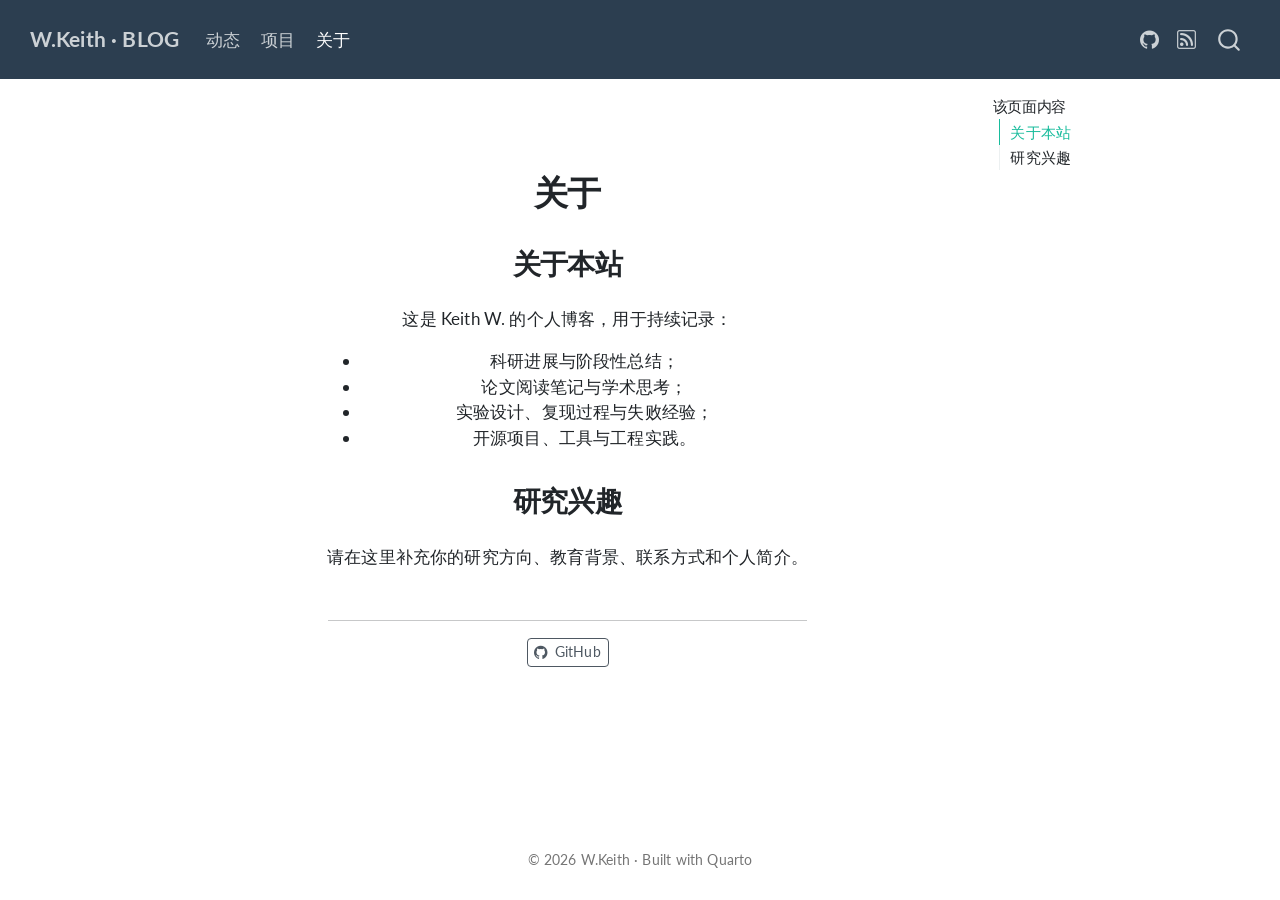
<file: about.html>
<!DOCTYPE html>
<html xmlns="http://www.w3.org/1999/xhtml" lang="zh-CN" xml:lang="zh-CN"><head>

<meta charset="utf-8">
<meta name="generator" content="quarto-1.10.18">

<meta name="viewport" content="width=device-width, initial-scale=1.0, user-scalable=yes">


<title>关于 – W.Keith · BLOG</title>
<style>
/* Default styles provided by pandoc.
** See https://pandoc.org/MANUAL.html#variables-for-html for config info.
*/
span.smallcaps{font-variant: small-caps;}
div.columns{display: flex; gap: 1.5em;}
div.column{flex: auto;}
@media screen {
div.columns{gap: min(4vw, 1.5em);}
div.column{overflow-x: auto;}
}
div.hanging-indent{margin-left: 1.5em; text-indent: -1.5em;}
ul.task-list{list-style: none;}
ul.task-list li input[type="checkbox"] {
  width: 0.8em;
  margin: 0 0.8em 0.2em -1em; /* quarto-specific, see https://github.com/quarto-dev/quarto-cli/issues/4556 */ 
  vertical-align: middle;
}
</style>


<script src="site_libs/quarto-nav/quarto-nav.js"></script>
<script src="site_libs/quarto-nav/headroom.min.js"></script>
<script src="site_libs/clipboard/clipboard.min.js"></script>
<script src="site_libs/quarto-search/autocomplete.umd.js"></script>
<script src="site_libs/quarto-search/fuse.min.js"></script>
<script src="site_libs/quarto-search/quarto-search.js"></script>
<meta name="quarto:offset" content="./">
<link href="./assets/favicon.svg" rel="icon" type="image/svg+xml">
<script src="site_libs/quarto-html/quarto.js" type="module"></script>
<script src="site_libs/quarto-html/tabsets/tabsets.js" type="module"></script>
<script src="site_libs/quarto-html/popper.min.js"></script>
<script src="site_libs/quarto-html/tippy.umd.min.js"></script>
<link href="site_libs/quarto-html/tippy.css" rel="stylesheet">
<link href="site_libs/quarto-html/quarto-syntax-highlighting-bb62276ab45c84d9efd712f51ff97b5a.css" rel="stylesheet" id="quarto-text-highlighting-styles">
<script src="site_libs/bootstrap/bootstrap.min.js"></script>
<link href="site_libs/bootstrap/bootstrap-icons.css" rel="stylesheet">
<link href="site_libs/bootstrap/bootstrap-d6fda100fe18d474d5dd5e176a9ee7d1.min.css" rel="stylesheet" append-hash="true" id="quarto-bootstrap" data-mode="light">
<script id="quarto-search-options" type="application/json">{
  "location": "navbar",
  "copy-button": false,
  "collapse-after": 3,
  "panel-placement": "end",
  "type": "overlay",
  "limit": 50,
  "keyboard-shortcut": [
    "f",
    "/",
    "s"
  ],
  "language": {
    "search-no-results-text": "没有结果",
    "search-matching-documents-text": "匹配的文档",
    "search-copy-link-title": "复制搜索链接",
    "search-hide-matches-text": "隐藏其它匹配结果",
    "search-more-match-text": "更多匹配结果",
    "search-more-matches-text": "更多匹配结果",
    "search-clear-button-title": "清除",
    "search-text-placeholder": "",
    "search-detached-cancel-button-title": "取消",
    "search-submit-button-title": "提交",
    "search-label": "搜索"
  }
}</script>


<link rel="stylesheet" href="styles.css">
<meta property="og:title" content="关于 – W.Keith · BLOG">
<meta property="og:description" content="记录科研进展、论文阅读、实验心得与开源项目">
<meta property="og:site_name" content="W.Keith · BLOG">
</head>

<body class="nav-fixed quarto-light">

<div id="quarto-search-results"></div>
  <header id="quarto-header" class="headroom fixed-top">
    <nav class="navbar navbar-expand-lg " data-bs-theme="dark">
      <div class="navbar-container container-fluid">
      <div class="navbar-brand-container mx-auto">
    <a class="navbar-brand" href="./index.html">
    <span class="navbar-title">W.Keith · BLOG</span>
    </a>
  </div>
            <div id="quarto-search" class="" title="搜索"></div>
          <button class="navbar-toggler" type="button" data-bs-toggle="collapse" data-bs-target="#navbarCollapse" aria-controls="navbarCollapse" role="menu" aria-expanded="false" aria-label="展开或折叠导航栏" onclick="if (window.quartoToggleHeadroom) { window.quartoToggleHeadroom(); }">
  <span class="navbar-toggler-icon"></span>
</button>
          <div class="collapse navbar-collapse" id="navbarCollapse">
            <ul class="navbar-nav navbar-nav-scroll me-auto">
  <li class="nav-item">
    <a class="nav-link" href="./index.html"> 
<span class="menu-text">动态</span></a>
  </li>  
  <li class="nav-item">
    <a class="nav-link" href="./projects.html"> 
<span class="menu-text">项目</span></a>
  </li>  
  <li class="nav-item">
    <a class="nav-link active" href="./about.html" aria-current="page"> 
<span class="menu-text">关于</span></a>
  </li>  
</ul>
            <ul class="navbar-nav navbar-nav-scroll ms-auto">
  <li class="nav-item compact">
    <a class="nav-link" href="https://github.com/Valik601"> <i class="bi bi-github" role="img" aria-label="GitHub">
</i> 
<span class="menu-text"></span></a>
  </li>  
  <li class="nav-item compact">
    <a class="nav-link" href="./index.xml"> <i class="bi bi-rss" role="img" aria-label="RSS">
</i> 
<span class="menu-text"></span></a>
  </li>  
</ul>
          </div> <!-- /navcollapse -->
            <div class="quarto-navbar-tools">
</div>
      </div> <!-- /container-fluid -->
    </nav>
</header>
<!-- content -->
<div id="quarto-content" class="quarto-container page-columns page-rows-contents page-layout-article page-navbar">
<!-- sidebar -->
<!-- margin-sidebar -->
    <div id="quarto-margin-sidebar" class="sidebar margin-sidebar">
        <nav id="TOC" role="doc-toc" class="toc-active">
    <h2 id="toc-title">该页面内容</h2>
  <ul>
  <li><a href="#关于本站" id="toc-关于本站" class="nav-link active" data-scroll-target="#关于本站">关于本站</a></li>
  <li><a href="#研究兴趣" id="toc-研究兴趣" class="nav-link" data-scroll-target="#研究兴趣">研究兴趣</a></li>
  </ul>
</nav>
    </div>
<!-- main -->
<div class="quarto-about-jolla">
 <header id="title-block-header" class="quarto-title-block default">
<div class="quarto-title">
<h1 class="title">关于</h1>
</div>
<div class="quarto-title-meta">
  </div>
</header><main class="content" id="quarto-document-content">

<section id="关于本站" class="level2">
<h2 data-anchor-id="关于本站">关于本站</h2>
<p>这是 Keith W. 的个人博客，用于持续记录：</p>
<ul>
<li>科研进展与阶段性总结；</li>
<li>论文阅读笔记与学术思考；</li>
<li>实验设计、复现过程与失败经验；</li>
<li>开源项目、工具与工程实践。</li>
</ul>
</section>
<section id="研究兴趣" class="level2">
<h2 data-anchor-id="研究兴趣">研究兴趣</h2>
<p>请在这里补充你的研究方向、教育背景、联系方式和个人简介。</p>


</section>
</main> 
  <hr class="about-sep">
   <div class="about-links">
  <a href="https://github.com/Valik601" class="about-link" rel="" target="">
    <i class="bi bi-github"></i>
     <span class="about-link-text">GitHub</span>
  </a>
</div>
</div>
 <!-- /main -->
<script id="quarto-html-after-body" type="application/javascript">
  window.document.addEventListener("DOMContentLoaded", function (event) {
    const isCodeAnnotation = (el) => {
      for (const clz of el.classList) {
        if (clz.startsWith('code-annotation-')) {                     
          return true;
        }
      }
      return false;
    }
    const onCopySuccess = function(e) {
      // button target
      const button = e.trigger;
      // don't keep focus
      button.blur();
      // flash "checked"
      button.classList.add('code-copy-button-checked');
      var currentTitle = button.getAttribute("title");
      button.setAttribute("title", "已复制");
      let tooltip;
      if (window.bootstrap) {
        button.setAttribute("data-bs-toggle", "tooltip");
        button.setAttribute("data-bs-placement", "left");
        button.setAttribute("data-bs-title", "已复制");
        tooltip = new bootstrap.Tooltip(button, 
          { trigger: "manual", 
            customClass: "code-copy-button-tooltip",
            offset: [0, -8]});
        tooltip.show();    
      }
      setTimeout(function() {
        if (tooltip) {
          tooltip.hide();
          button.removeAttribute("data-bs-title");
          button.removeAttribute("data-bs-toggle");
          button.removeAttribute("data-bs-placement");
        }
        button.setAttribute("title", currentTitle);
        button.classList.remove('code-copy-button-checked');
      }, 1000);
      // clear code selection
      e.clearSelection();
    }
    const getTextToCopy = function(trigger) {
      const outerScaffold = trigger.parentElement.cloneNode(true);
      const codeEl = outerScaffold.querySelector('code');
      for (const childEl of codeEl.children) {
        if (isCodeAnnotation(childEl)) {
          childEl.remove();
        }
      }
      return codeEl.innerText;
    }
    const clipboard = new window.ClipboardJS('.code-copy-button:not([data-in-quarto-modal])', {
      text: getTextToCopy
    });
    clipboard.on('success', onCopySuccess);
    if (window.document.getElementById('quarto-embedded-source-code-modal')) {
      const clipboardModal = new window.ClipboardJS('.code-copy-button[data-in-quarto-modal]', {
        text: getTextToCopy,
        container: window.document.getElementById('quarto-embedded-source-code-modal')
      });
      clipboardModal.on('success', onCopySuccess);
    }
      var localhostRegex = new RegExp(/^(?:http|https):\/\/localhost\:?[0-9]*\//);
      var mailtoRegex = new RegExp(/^mailto:/);
        var filterRegex = new RegExp("https:\/\/valik601\.github\.io");
      var isInternal = (href) => {
          return filterRegex.test(href) || localhostRegex.test(href) || mailtoRegex.test(href);
      }
      // Inspect non-navigation links and adorn them if external
     var links = window.document.querySelectorAll('a[href]:not(.nav-link):not(.navbar-brand):not(.toc-action):not(.sidebar-link):not(.sidebar-item-toggle):not(.pagination-link):not(.no-external):not([aria-hidden]):not(.dropdown-item):not(.quarto-navigation-tool):not(.about-link)');
      for (var i=0; i<links.length; i++) {
        const link = links[i];
        if (!isInternal(link.href)) {
          // undo the damage that might have been done by quarto-nav.js in the case of
          // links that we want to consider external
          if (link.dataset.originalHref !== undefined) {
            link.href = link.dataset.originalHref;
          }
        }
      }
    function tippyHover(el, contentFn, onTriggerFn, onUntriggerFn) {
      const config = {
        allowHTML: true,
        maxWidth: 500,
        delay: 100,
        arrow: false,
        appendTo: function(el) {
            return el.parentElement;
        },
        interactive: true,
        interactiveBorder: 10,
        theme: 'quarto',
        placement: 'bottom-start',
      };
      if (contentFn) {
        config.content = contentFn;
      }
      if (onTriggerFn) {
        config.onTrigger = onTriggerFn;
      }
      if (onUntriggerFn) {
        config.onUntrigger = onUntriggerFn;
      }
      window.tippy(el, config); 
    }
    const noterefs = window.document.querySelectorAll('a[role="doc-noteref"]');
    for (var i=0; i<noterefs.length; i++) {
      const ref = noterefs[i];
      tippyHover(ref, function() {
        // use id or data attribute instead here
        let href = ref.getAttribute('data-footnote-href') || ref.getAttribute('href');
        try { href = new URL(href).hash; } catch {}
        const id = href.replace(/^#\/?/, "");
        const note = window.document.getElementById(id);
        if (note) {
          return note.innerHTML;
        } else {
          return "";
        }
      });
    }
    const xrefs = window.document.querySelectorAll('a.quarto-xref');
    const processXRef = (id, note) => {
      // Strip column container classes
      const stripColumnClz = (el) => {
        el.classList.remove("page-full", "page-columns");
        if (el.children) {
          for (const child of el.children) {
            stripColumnClz(child);
          }
        }
      }
      stripColumnClz(note)
      if (id === null || id.startsWith('sec-')) {
        // Special case sections, only their first couple elements
        const container = document.createElement("div");
        if (note.children && note.children.length > 2) {
          container.appendChild(note.children[0].cloneNode(true));
          for (let i = 1; i < note.children.length; i++) {
            const child = note.children[i];
            if (child.tagName === "P" && child.innerText === "") {
              continue;
            } else {
              container.appendChild(child.cloneNode(true));
              break;
            }
          }
          if (window.Quarto?.typesetMath) {
            window.Quarto.typesetMath(container);
          }
          return container.innerHTML
        } else {
          if (window.Quarto?.typesetMath) {
            window.Quarto.typesetMath(note);
          }
          return note.innerHTML;
        }
      } else {
        // Remove any anchor links if they are present
        const anchorLink = note.querySelector('a.anchorjs-link');
        if (anchorLink) {
          anchorLink.remove();
        }
        if (window.Quarto?.typesetMath) {
          window.Quarto.typesetMath(note);
        }
        if (note.classList.contains("callout")) {
          return note.outerHTML;
        } else {
          return note.innerHTML;
        }
      }
    }
    for (var i=0; i<xrefs.length; i++) {
      const xref = xrefs[i];
      tippyHover(xref, undefined, function(instance) {
        instance.disable();
        let url = xref.getAttribute('href');
        let hash = undefined; 
        if (url.startsWith('#')) {
          hash = url;
        } else {
          try { hash = new URL(url).hash; } catch {}
        }
        if (hash) {
          const id = hash.replace(/^#\/?/, "");
          const note = window.document.getElementById(id);
          if (note !== null) {
            try {
              const html = processXRef(id, note.cloneNode(true));
              instance.setContent(html);
            } finally {
              instance.enable();
              instance.show();
            }
          } else {
            // See if we can fetch this
            fetch(url.split('#')[0])
            .then(res => res.text())
            .then(html => {
              const parser = new DOMParser();
              const htmlDoc = parser.parseFromString(html, "text/html");
              const note = htmlDoc.getElementById(id);
              if (note !== null) {
                const html = processXRef(id, note);
                instance.setContent(html);
              } 
            }).finally(() => {
              instance.enable();
              instance.show();
            });
          }
        } else {
          // See if we can fetch a full url (with no hash to target)
          // This is a special case and we should probably do some content thinning / targeting
          fetch(url)
          .then(res => res.text())
          .then(html => {
            const parser = new DOMParser();
            const htmlDoc = parser.parseFromString(html, "text/html");
            const note = htmlDoc.querySelector('main.content');
            if (note !== null) {
              // This should only happen for chapter cross references
              // (since there is no id in the URL)
              // remove the first header
              if (note.children.length > 0 && note.children[0].tagName === "HEADER") {
                note.children[0].remove();
              }
              const html = processXRef(null, note);
              instance.setContent(html);
            } 
          }).finally(() => {
            instance.enable();
            instance.show();
          });
        }
      }, function(instance) {
      });
    }
        let selectedAnnoteEl;
        const selectorForAnnotation = ( cell, annotation) => {
          let cellAttr = 'data-code-cell="' + cell + '"';
          let lineAttr = 'data-code-annotation="' +  annotation + '"';
          const selector = 'span[' + cellAttr + '][' + lineAttr + ']';
          return selector;
        }
        const selectCodeLines = (annoteEl) => {
          const doc = window.document;
          const targetCell = annoteEl.getAttribute("data-target-cell");
          const targetAnnotation = annoteEl.getAttribute("data-target-annotation");
          const annoteSpan = window.document.querySelector(selectorForAnnotation(targetCell, targetAnnotation));
          const lines = annoteSpan.getAttribute("data-code-lines").split(",");
          const lineIds = lines.map((line) => {
            return targetCell + "-" + line;
          })
          let top = null;
          let height = null;
          let parent = null;
          if (lineIds.length > 0) {
              //compute the position of the single el (top and bottom and make a div)
              const el = window.document.getElementById(lineIds[0]);
              top = el.offsetTop;
              height = el.offsetHeight;
              parent = el.parentElement.parentElement;
            if (lineIds.length > 1) {
              const lastEl = window.document.getElementById(lineIds[lineIds.length - 1]);
              const bottom = lastEl.offsetTop + lastEl.offsetHeight;
              height = bottom - top;
            }
            if (top !== null && height !== null && parent !== null) {
              // cook up a div (if necessary) and position it 
              let div = window.document.getElementById("code-annotation-line-highlight");
              if (div === null) {
                div = window.document.createElement("div");
                div.setAttribute("id", "code-annotation-line-highlight");
                div.style.position = 'absolute';
                parent.appendChild(div);
              }
              div.style.top = top - 2 + "px";
              div.style.height = height + 4 + "px";
              div.style.left = 0;
              let gutterDiv = window.document.getElementById("code-annotation-line-highlight-gutter");
              if (gutterDiv === null) {
                gutterDiv = window.document.createElement("div");
                gutterDiv.setAttribute("id", "code-annotation-line-highlight-gutter");
                gutterDiv.style.position = 'absolute';
                const codeCell = window.document.getElementById(targetCell);
                const gutter = codeCell.querySelector('.code-annotation-gutter');
                gutter.appendChild(gutterDiv);
              }
              gutterDiv.style.top = top - 2 + "px";
              gutterDiv.style.height = height + 4 + "px";
            }
            selectedAnnoteEl = annoteEl;
          }
        };
        const unselectCodeLines = () => {
          const elementsIds = ["code-annotation-line-highlight", "code-annotation-line-highlight-gutter"];
          elementsIds.forEach((elId) => {
            const div = window.document.getElementById(elId);
            if (div) {
              div.remove();
            }
          });
          selectedAnnoteEl = undefined;
        };
          // Handle positioning of the toggle
      window.addEventListener(
        "resize",
        throttle(() => {
          elRect = undefined;
          if (selectedAnnoteEl) {
            selectCodeLines(selectedAnnoteEl);
          }
        }, 10)
      );
      function throttle(fn, ms) {
      let throttle = false;
      let timer;
        return (...args) => {
          if(!throttle) { // first call gets through
              fn.apply(this, args);
              throttle = true;
          } else { // all the others get throttled
              if(timer) clearTimeout(timer); // cancel #2
              timer = setTimeout(() => {
                fn.apply(this, args);
                timer = throttle = false;
              }, ms);
          }
        };
      }
        // Attach click handler to the DT
        const annoteDls = window.document.querySelectorAll('dt[data-target-cell]');
        for (const annoteDlNode of annoteDls) {
          annoteDlNode.addEventListener('click', (event) => {
            const clickedEl = event.target;
            if (clickedEl !== selectedAnnoteEl) {
              unselectCodeLines();
              const activeEl = window.document.querySelector('dt[data-target-cell].code-annotation-active');
              if (activeEl) {
                activeEl.classList.remove('code-annotation-active');
              }
              selectCodeLines(clickedEl);
              clickedEl.classList.add('code-annotation-active');
            } else {
              // Unselect the line
              unselectCodeLines();
              clickedEl.classList.remove('code-annotation-active');
            }
          });
        }
    const findCites = (el) => {
      const parentEl = el.parentElement;
      if (parentEl) {
        const cites = parentEl.dataset.cites;
        if (cites) {
          return {
            el,
            cites: cites.split(' ')
          };
        } else {
          return findCites(el.parentElement)
        }
      } else {
        return undefined;
      }
    };
    var bibliorefs = window.document.querySelectorAll('a[role="doc-biblioref"]');
    for (var i=0; i<bibliorefs.length; i++) {
      const ref = bibliorefs[i];
      const citeInfo = findCites(ref);
      if (citeInfo) {
        tippyHover(citeInfo.el, function() {
          var popup = window.document.createElement('div');
          citeInfo.cites.forEach(function(cite) {
            var citeDiv = window.document.createElement('div');
            citeDiv.classList.add('hanging-indent');
            citeDiv.classList.add('csl-entry');
            var biblioDiv = window.document.getElementById('ref-' + cite);
            if (biblioDiv) {
              citeDiv.innerHTML = biblioDiv.innerHTML;
            }
            popup.appendChild(citeDiv);
          });
          return popup.innerHTML;
        });
      }
    }
  });
  </script>
</div> <!-- /content -->
<footer class="footer">
  <div class="nav-footer">
    <div class="nav-footer-left">
      &nbsp;
    </div>   
    <div class="nav-footer-center">
<p>© 2026 W.Keith · Built with Quarto</p>
</div>
    <div class="nav-footer-right">
      &nbsp;
    </div>
  </div>
</footer>




</body></html>
</file>
<file: site_libs/quarto-html/tippy.css>
.tippy-box[data-animation=fade][data-state=hidden]{opacity:0}[data-tippy-root]{max-width:calc(100vw - 10px)}.tippy-box{position:relative;background-color:#333;color:#fff;border-radius:4px;font-size:14px;line-height:1.4;white-space:normal;outline:0;transition-property:transform,visibility,opacity}.tippy-box[data-placement^=top]>.tippy-arrow{bottom:0}.tippy-box[data-placement^=top]>.tippy-arrow:before{bottom:-7px;left:0;border-width:8px 8px 0;border-top-color:initial;transform-origin:center top}.tippy-box[data-placement^=bottom]>.tippy-arrow{top:0}.tippy-box[data-placement^=bottom]>.tippy-arrow:before{top:-7px;left:0;border-width:0 8px 8px;border-bottom-color:initial;transform-origin:center bottom}.tippy-box[data-placement^=left]>.tippy-arrow{right:0}.tippy-box[data-placement^=left]>.tippy-arrow:before{border-width:8px 0 8px 8px;border-left-color:initial;right:-7px;transform-origin:center left}.tippy-box[data-placement^=right]>.tippy-arrow{left:0}.tippy-box[data-placement^=right]>.tippy-arrow:before{left:-7px;border-width:8px 8px 8px 0;border-right-color:initial;transform-origin:center right}.tippy-box[data-inertia][data-state=visible]{transition-timing-function:cubic-bezier(.54,1.5,.38,1.11)}.tippy-arrow{width:16px;height:16px;color:#333}.tippy-arrow:before{content:"";position:absolute;border-color:transparent;border-style:solid}.tippy-content{position:relative;padding:5px 9px;z-index:1}
</file>
<file: site_libs/quarto-html/quarto-syntax-highlighting-bb62276ab45c84d9efd712f51ff97b5a.css>
/* quarto syntax highlight colors */
:root {
  --quarto-hl-al-color: #ff5555;
  --quarto-hl-an-color: #6a737d;
  --quarto-hl-at-color: #d73a49;
  --quarto-hl-bn-color: #005cc5;
  --quarto-hl-bu-color: #d73a49;
  --quarto-hl-ch-color: #032f62;
  --quarto-hl-co-color: #6a737d;
  --quarto-hl-cv-color: #6a737d;
  --quarto-hl-cn-color: #005cc5;
  --quarto-hl-cf-color: #d73a49;
  --quarto-hl-dt-color: #d73a49;
  --quarto-hl-dv-color: #005cc5;
  --quarto-hl-do-color: #6a737d;
  --quarto-hl-er-color: #ff5555;
  --quarto-hl-ex-color: #d73a49;
  --quarto-hl-fl-color: #005cc5;
  --quarto-hl-fu-color: #6f42c1;
  --quarto-hl-im-color: #032f62;
  --quarto-hl-in-color: #6a737d;
  --quarto-hl-kw-color: #d73a49;
  --quarto-hl-op-color: #24292e;
  --quarto-hl-pp-color: #d73a49;
  --quarto-hl-re-color: #6a737d;
  --quarto-hl-sc-color: #005cc5;
  --quarto-hl-ss-color: #032f62;
  --quarto-hl-st-color: #032f62;
  --quarto-hl-va-color: #e36209;
  --quarto-hl-vs-color: #032f62;
  --quarto-hl-wa-color: #ff5555;
}

/* other quarto variables */
:root {
  --quarto-font-monospace: SFMono-Regular, Menlo, Monaco, Consolas, "Liberation Mono", "Courier New", monospace;
}

/* syntax highlight based on Pandoc's rules */
pre > code.sourceCode > span {
  color: #24292e;
}

code.sourceCode > span {
  color: #24292e;
}

div.sourceCode,
div.sourceCode pre.sourceCode {
  color: #24292e;
}

/* Normal */
code span {
  color: #24292e;
}

/* Alert */
code span.al {
  font-weight: bold;
  color: #ff5555;
}

/* Annotation */
code span.an {
  color: #6a737d;
}

/* Attribute */
code span.at {
  color: #d73a49;
}

/* BaseN */
code span.bn {
  color: #005cc5;
}

/* BuiltIn */
code span.bu {
  color: #d73a49;
}

/* ControlFlow */
code span.cf {
  color: #d73a49;
}

/* Char */
code span.ch {
  color: #032f62;
}

/* Constant */
code span.cn {
  color: #005cc5;
}

/* Comment */
code span.co {
  color: #6a737d;
}

/* CommentVar */
code span.cv {
  color: #6a737d;
}

/* Documentation */
code span.do {
  color: #6a737d;
}

/* DataType */
code span.dt {
  color: #d73a49;
}

/* DecVal */
code span.dv {
  color: #005cc5;
}

/* Error */
code span.er {
  color: #ff5555;
  text-decoration: underline;
}

/* Extension */
code span.ex {
  font-weight: bold;
  color: #d73a49;
}

/* Float */
code span.fl {
  color: #005cc5;
}

/* Function */
code span.fu {
  color: #6f42c1;
}

/* Import */
code span.im {
  color: #032f62;
}

/* Information */
code span.in {
  color: #6a737d;
}

/* Keyword */
code span.kw {
  color: #d73a49;
}

/* Operator */
code span.op {
  color: #24292e;
}

/* Preprocessor */
code span.pp {
  color: #d73a49;
}

/* RegionMarker */
code span.re {
  color: #6a737d;
}

/* SpecialChar */
code span.sc {
  color: #005cc5;
}

/* SpecialString */
code span.ss {
  color: #032f62;
}

/* String */
code span.st {
  color: #032f62;
}

/* Variable */
code span.va {
  color: #e36209;
}

/* VerbatimString */
code span.vs {
  color: #032f62;
}

/* Warning */
code span.wa {
  color: #ff5555;
}

.prevent-inlining {
  content: "</";
}

/*# sourceMappingURL=9fff47f1860eaa1c7b80d8cbc12525ed.css.map */
</file>
<file: styles.css>
:root {
  --research-accent: #24527a;
  --research-muted: #64748b;
}

body {
  letter-spacing: 0.01em;
}

.navbar-brand {
  font-weight: 700;
}

h1,
h2,
h3 {
  letter-spacing: -0.02em;
}

a {
  text-underline-offset: 0.16em;
}

.quarto-title .quarto-categories .quarto-category {
  border-color: var(--research-accent);
  color: var(--research-accent);
}

.description,
.listing-description {
  color: var(--research-muted);
}

pre.sourceCode {
  border: 1px solid rgba(100, 116, 139, 0.2);
  border-radius: 0.45rem;
}

@media (min-width: 992px) {
  main.content {
    max-width: 850px;
  }
}
</file>
